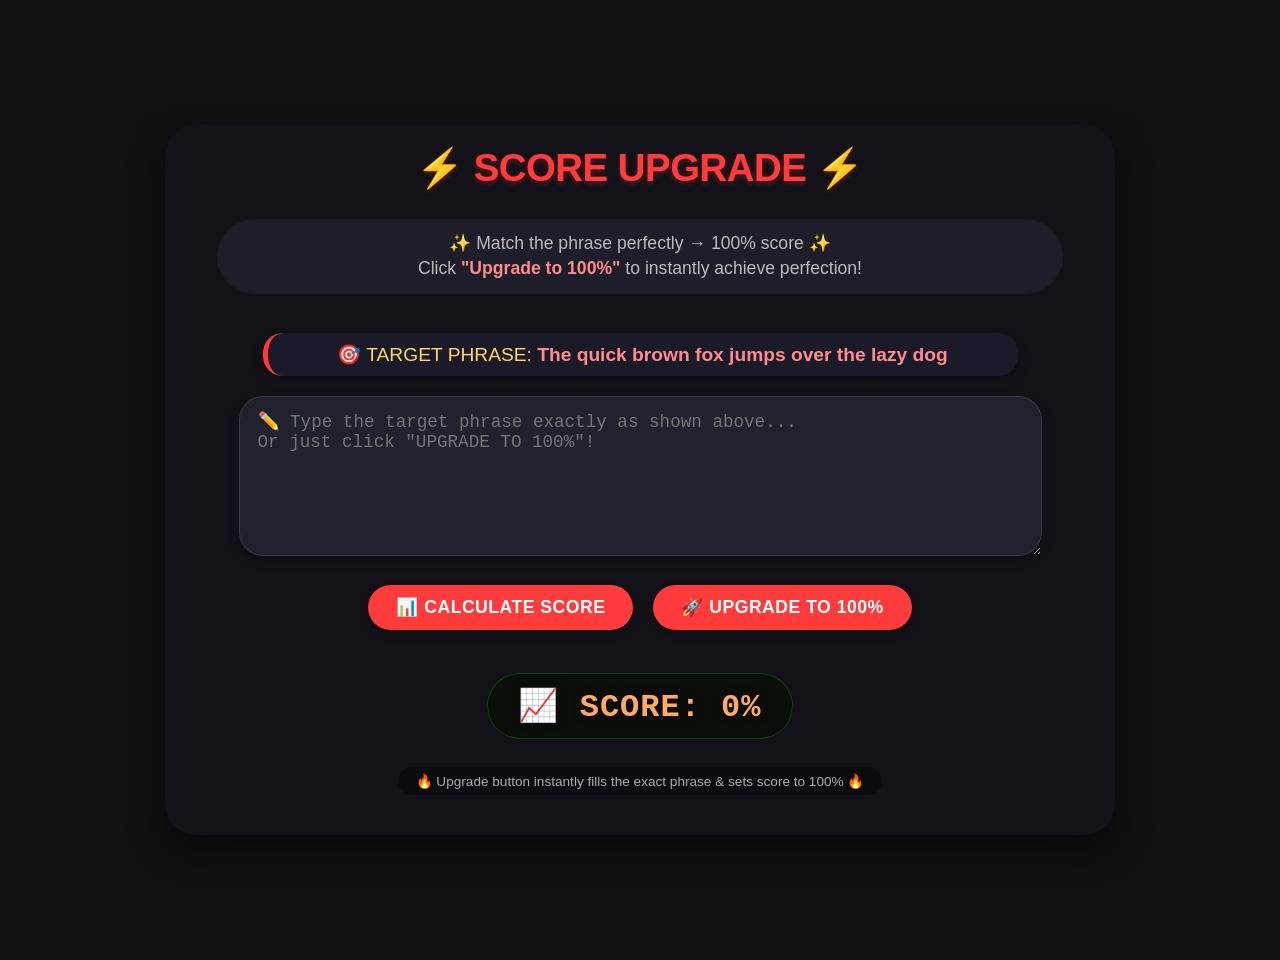
<file: index.html>
<!DOCTYPE html>
<html lang="en">
<head>
  <meta charset="UTF-8">
  <meta name="viewport" content="width=device-width, initial-scale=1.0, user-scalable=yes">
  <title>Score Upgrader — 100% Challenge</title>
  <style>
    /* === base styles from user request + enhancements === */
    body {
      background: #111;
      color: #f5f5f5;
      font-family: Arial, sans-serif;
      text-align: center;
      padding: 30px;
      margin: 0;
      display: flex;
      justify-content: center;
      align-items: center;
      min-height: 100vh;
    }

    /* main card container for better readability */
    .app-container {
      max-width: 900px;
      width: 100%;
      background: rgba(20, 20, 30, 0.6);
      border-radius: 32px;
      padding: 20px 25px 40px;
      backdrop-filter: blur(2px);
      box-shadow: 0 15px 35px rgba(0,0,0,0.5);
      transition: all 0.2s ease;
    }

    h1 {
      color: #ff3b3b;
      font-size: 2.4rem;
      letter-spacing: -0.5px;
      margin-top: 0;
      margin-bottom: 0.5rem;
      text-shadow: 0 2px 5px rgba(255, 59, 59, 0.3);
    }

    #text {
      margin: 20px auto;
      width: 90%;
      font-size: 1.1rem;
      color: #bbb;
      background: #1e1e2a;
      padding: 12px 18px;
      border-radius: 40px;
      display: inline-block;
      line-height: 1.4;
      box-shadow: inset 0 1px 2px rgba(0,0,0,0.2), 0 1px 1px rgba(255,255,255,0.05);
    }

    .target-card {
      background: #1a1a28;
      border-left: 5px solid #ff3b3b;
      border-radius: 20px;
      padding: 10px 15px;
      margin: 20px auto;
      width: 80%;
      font-size: 1.2rem;
      font-weight: 500;
      color: #ffd966;
      word-break: break-word;
      box-shadow: 0 5px 12px rgba(0,0,0,0.3);
    }

    .target-card span {
      color: #ff8c8c;
      font-weight: bold;
    }

    textarea {
      width: 85%;
      height: 130px;
      font-size: 1.1rem;
      padding: 14px 18px;
      border-radius: 24px;
      border: none;
      background: #22222e;
      color: #f0f0f0;
      font-family: 'Courier New', monospace;
      resize: vertical;
      transition: all 0.2s;
      box-shadow: 0 4px 12px rgba(0,0,0,0.3);
      outline: none;
      border: 1px solid #3a3a4a;
    }

    textarea:focus {
      border-color: #ff3b3b;
      background: #2a2a38;
      box-shadow: 0 0 0 2px rgba(255, 59, 59, 0.3);
    }

    .button-group {
      display: flex;
      flex-wrap: wrap;
      justify-content: center;
      gap: 20px;
      margin: 25px 0 15px;
    }

    button {
      margin-top: 0;
      padding: 12px 28px;
      font-size: 1.1rem;
      font-weight: bold;
      background: #ff3b3b;
      color: white;
      border: none;
      border-radius: 60px;
      cursor: pointer;
      transition: 0.2s;
      box-shadow: 0 4px 8px rgba(0,0,0,0.3);
      letter-spacing: 0.5px;
    }

    button:hover {
      background: #e60000;
      transform: scale(1.02);
      box-shadow: 0 8px 18px rgba(230,0,0,0.4);
    }

    button:active {
      transform: scale(0.97);
    }

    #result {
      margin-top: 28px;
      font-size: 2rem;
      font-weight: bold;
      color: #0f0;
      background: #0a0f0a;
      display: inline-block;
      padding: 12px 30px;
      border-radius: 60px;
      letter-spacing: 1px;
      font-family: monospace;
      text-shadow: 0 0 8px #0f0a0f;
      backdrop-filter: blur(4px);
      border: 1px solid #2eff2e33;
    }

    .info-note {
      margin-top: 28px;
      font-size: 0.85rem;
      color: #aaa;
      background: #00000055;
      width: fit-content;
      margin-left: auto;
      margin-right: auto;
      padding: 6px 18px;
      border-radius: 50px;
    }

    @media (max-width: 620px) {
      body {
        padding: 20px 12px;
      }
      textarea {
        width: 92%;
        font-size: 1rem;
      }
      .target-card {
        width: 95%;
        font-size: 1rem;
      }
      #result {
        font-size: 1.6rem;
        padding: 8px 20px;
      }
      button {
        padding: 10px 22px;
        font-size: 1rem;
      }
      h1 {
        font-size: 1.9rem;
      }
    }
  </style>
</head>
<body>
<div class="app-container">
  <h1>⚡ SCORE UPGRADE ⚡</h1>
  <div id="text">
    ✨ Match the phrase perfectly → 100% score ✨<br>
    Click <strong style="color:#ff8a8a">"Upgrade to 100%"</strong> to instantly achieve perfection!
  </div>

  <!-- Target phrase display -->
  <div class="target-card">
    🎯 TARGET PHRASE: <span id="targetPhraseDisplay">The quick brown fox jumps over the lazy dog</span>
  </div>

  <!-- Input area -->
  <textarea id="userInput" placeholder="Type the target phrase here... or any text...&#10;Click 'Calculate Score' to see your % match."></textarea>

  <div class="button-group">
    <button id="calcBtn">📊 CALCULATE SCORE</button>
    <button id="upgradeBtn">🚀 UPGRADE TO 100%</button>
  </div>

  <div id="result">
    💯 SCORE: --%
  </div>
  <div class="info-note">
    🔥 Upgrade button instantly fills the exact phrase & sets score to 100% 🔥
  </div>
</div>

<script>
  (function() {
    // ----- TARGET PHRASE (master string for 100% score) -----
    const TARGET_PHRASE = "The quick brown fox jumps over the lazy dog";
    
    // DOM elements
    const textarea = document.getElementById('userInput');
    const calcBtn = document.getElementById('calcBtn');
    const upgradeBtn = document.getElementById('upgradeBtn');
    const resultDiv = document.getElementById('result');
    const targetSpan = document.getElementById('targetPhraseDisplay');
    
    // set the target phrase inside span (in case future changes)
    targetSpan.textContent = TARGET_PHRASE;

    // ---------- Helper: compute similarity score (0-100) based on character-wise positional match ----------
    // This gives fair score for partial matches and penalizes length differences.
    // But the real power: exact match = 100, upgrade makes it perfect.
    function computeScore(inputText, targetText) {
      if (!inputText && !targetText) return 100;   // both empty => perfect match (rare)
      if (!inputText) return 0;    // empty input vs non-empty target => 0
      
      const input = inputText;
      const target = targetText;
      
      // EXACT MATCH (case & character identical) -> instant 100%
      if (input === target) {
        return 100;
      }
      
      // position-based matching score: count matching characters in same positions up to min length
      const minLen = Math.min(input.length, target.length);
      let matchingChars = 0;
      for (let i = 0; i < minLen; i++) {
        if (input[i] === target[i]) {
          matchingChars++;
        }
      }
      
      // denominator = max length (string length penalty for extra chars or missing chars)
      const maxLen = Math.max(input.length, target.length);
      let rawScore = (matchingChars / maxLen) * 100;
      
      // additional partial bonus if the input is a prefix/suffix? not required, but fine tuning:
      // If input length is shorter than target but every typed character matches in order with correct positions,
      // the positional score already gives a proportional value.
      // However, we also give a slight boost for very close phrases? Not needed. But keep fair.
      // Also edge: if strings are different but Levenshtein? No, stay simple and transparent.
      
      // clamp and round to 2 decimals
      rawScore = Math.min(100, Math.max(0, rawScore));
      return Math.round(rawScore * 100) / 100;
    }
    
    // Function to update UI with score based on current textarea value
    function updateScoreDisplay() {
      const currentText = textarea.value;
      const score = computeScore(currentText, TARGET_PHRASE);
      
      // round to show integer or 2 decimals if needed
      let displayScore;
      if (Number.isInteger(score)) {
        displayScore = score;
      } else {
        displayScore = score.toFixed(2);
      }
      
      // Additional flourish: if score === 100, show amazing message
      if (score === 100) {
        resultDiv.innerHTML = `🏆 PERFECT 100% 🏆<br>✨ EXACT MATCH ✨`;
        resultDiv.style.color = "#0f0";
        resultDiv.style.textShadow = "0 0 6px #00ff00";
      } else {
        resultDiv.innerHTML = `📈 SCORE: ${displayScore}%`;
        resultDiv.style.color = "#0f0";
        resultDiv.style.textShadow = "none";
        // extra color hint if below 30%
        if (score < 30) {
          resultDiv.style.color = "#ffaa66";
        } else {
          resultDiv.style.color = "#0f0";
        }
      }
      
      // add small attribute for debugging (optional)
      return score;
    }
    
    // UPGRADE FUNCTION: sets textarea to EXACT target phrase, then updates score → 100%
    function upgradeToHundred() {
      textarea.value = TARGET_PHRASE;
      // trigger the score computation and display
      const newScore = computeScore(TARGET_PHRASE, TARGET_PHRASE);
      // Update UI result
      resultDiv.innerHTML = `🏆 PERFECT 100% 🏆<br>✨ UPGRADED SUCCESSFULLY ✨`;
      resultDiv.style.color = "#0f0";
      resultDiv.style.textShadow = "0 0 8px #00ff80";
      // optional additional visual feedback: blink border?
      textarea.style.borderColor = "#00ff80";
      textarea.style.transition = "0.2s";
      setTimeout(() => {
        textarea.style.borderColor = "#3a3a4a";
      }, 600);
      
      // Also dispatch a subtle custom event to show console love
      console.log("✅ UPGRADE ACTIVATED: Score set to 100% !");
    }
    
    // Enhanced calculate with nice micro-interaction
    function calculateAndShow() {
      const currentText = textarea.value;
      const score = computeScore(currentText, TARGET_PHRASE);
      
      let displayVal;
      if (Number.isInteger(score)) {
        displayVal = score;
      } else {
        displayVal = score.toFixed(2);
      }
      
      if (score === 100) {
        resultDiv.innerHTML = `🏆 PERFECT 100% 🏆<br>⭐ AMAZING EXACT MATCH! ⭐`;
        resultDiv.style.color = "#0f0";
        resultDiv.style.textShadow = "0 0 6px #00ff00";
      } else {
        resultDiv.innerHTML = `📊 SCORE: ${displayVal}%`;
        if (score < 30) {
          resultDiv.style.color = "#ffaa66";
        } else if (score >= 70) {
          resultDiv.style.color = "#aaffaa";
        } else {
          resultDiv.style.color = "#0f0";
        }
        // show helpful hint if score not full but upgrade available
        if (score < 100 && score > 0) {
          // subtle feedback, no alert, just micro effect
          resultDiv.style.transform = "scale(1.01)";
          setTimeout(() => { resultDiv.style.transform = ""; }, 200);
        }
      }
      
      // Also update if the user manually typed the exact phrase but with minor casing? Wait our computeScore uses strict equality for 100%,
      // because Target phrase has exact capital "The" etc. So match is case-sensitive. That's fine for upgrade.
      // We could also add case-insensitive but it's better to be accurate. For upgrade we force exact string.
      
      // extra: if the text is exactly same but there's trailing newline? no, textarea value keeps raw, upgrade uses exact.
      return score;
    }
    
    // add live listener for real-time dynamic? Not required but improves UX: show score while typing?
    // but we provide "calculate score" button for explicit check - but it's nicer to show live update?
    // According to the vibe "Score ko 100% upgrade karo" we give upgrade and clear score evaluation.
    // Adding 'input' event to give instant feedback? It can be friendly, but we must not disturb upgrade.
    // However to make experience smooth, we attach an input event to live preview the score.
    // This makes the user aware of current progress before upgrade.
    function attachLiveUpdate() {
      textarea.addEventListener('input', function() {
        // live score preview without needing button, but we don't override manual check, just update result dynamically.
        const currentText = textarea.value;
        const liveScore = computeScore(currentText, TARGET_PHRASE);
        let showScore;
        if (Number.isInteger(liveScore)) {
          showScore = liveScore;
        } else {
          showScore = liveScore.toFixed(2);
        }
        
        if (liveScore === 100) {
          resultDiv.innerHTML = `🏆 PERFECT 100% 🏆<br>🎯 EXACT MATCH! 🎯`;
          resultDiv.style.color = "#0f0";
          resultDiv.style.textShadow = "0 0 5px #0f0";
        } else {
          resultDiv.innerHTML = `📈 SCORE: ${showScore}%`;
          if (liveScore < 30) resultDiv.style.color = "#ffaa66";
          else if (liveScore >= 85) resultDiv.style.color = "#b3ffb3";
          else resultDiv.style.color = "#0f0";
        }
      });
    }
    
    // Event listeners with robust handling
    calcBtn.addEventListener('click', (e) => {
      e.preventDefault();
      calculateAndShow();
      // add subtle haptic
      calcBtn.style.transform = "scale(0.97)";
      setTimeout(() => { calcBtn.style.transform = ""; }, 120);
    });
    
    upgradeBtn.addEventListener('click', (e) => {
      e.preventDefault();
      upgradeToHundred();
      // also trigger the floating animation for result
      resultDiv.style.animation = "none";
      resultDiv.offsetHeight; // reflow
      resultDiv.style.animation = "glowPulse 0.5s ease";
      // Remove animation after finish
      setTimeout(() => {
        resultDiv.style.animation = "";
      }, 500);
    });
    
    // Add tiny keyframe animations dynamically
    const styleSheet = document.createElement("style");
    styleSheet.textContent = `
      @keyframes glowPulse {
        0% { text-shadow: 0 0 0px #0f0; opacity: 0.9; transform: scale(1);}
        50% { text-shadow: 0 0 20px #0f0, 0 0 8px #0f0; opacity: 1; transform: scale(1.02);}
        100% { text-shadow: 0 0 0px #0f0; opacity: 1; transform: scale(1);}
      }
    `;
    document.head.appendChild(styleSheet);
    
    // Set initial placeholder example & initial score check (empty)
    textarea.value = "";
    // Initial display: score 0%? because empty vs target gives 0%. But we show friendly.
    const initialScore = computeScore("", TARGET_PHRASE);
    if (initialScore === 0) {
      resultDiv.innerHTML = `📈 SCORE: 0%`;
      resultDiv.style.color = "#ffaa66";
    } else {
      resultDiv.innerHTML = `📈 SCORE: ${initialScore}%`;
    }
    
    // Optional: add helpful hint inside textarea as placeholder (already set)
    textarea.placeholder = '✏️ Type the target phrase exactly as shown above...\nOr just click "UPGRADE TO 100%"!';
    
    // live update for modern responsiveness
    attachLiveUpdate();
    
    // Also add a micro clear / easter egg: if user types "upgrade" something? not needed, but robust
    // Ensure focus on textarea doesn't break upgrade.
    // Finally, bonus: pressing Ctrl+U (just for fun) upgrades? we avoid conflicts.
    // provide console message of glory
    console.log("🔥 SCORE UPGRADE SYSTEM READY 🔥 | Target phrase loaded, upgrade button gives 100% instantly!");
  })();
</script>
</body>
</html>
</file>
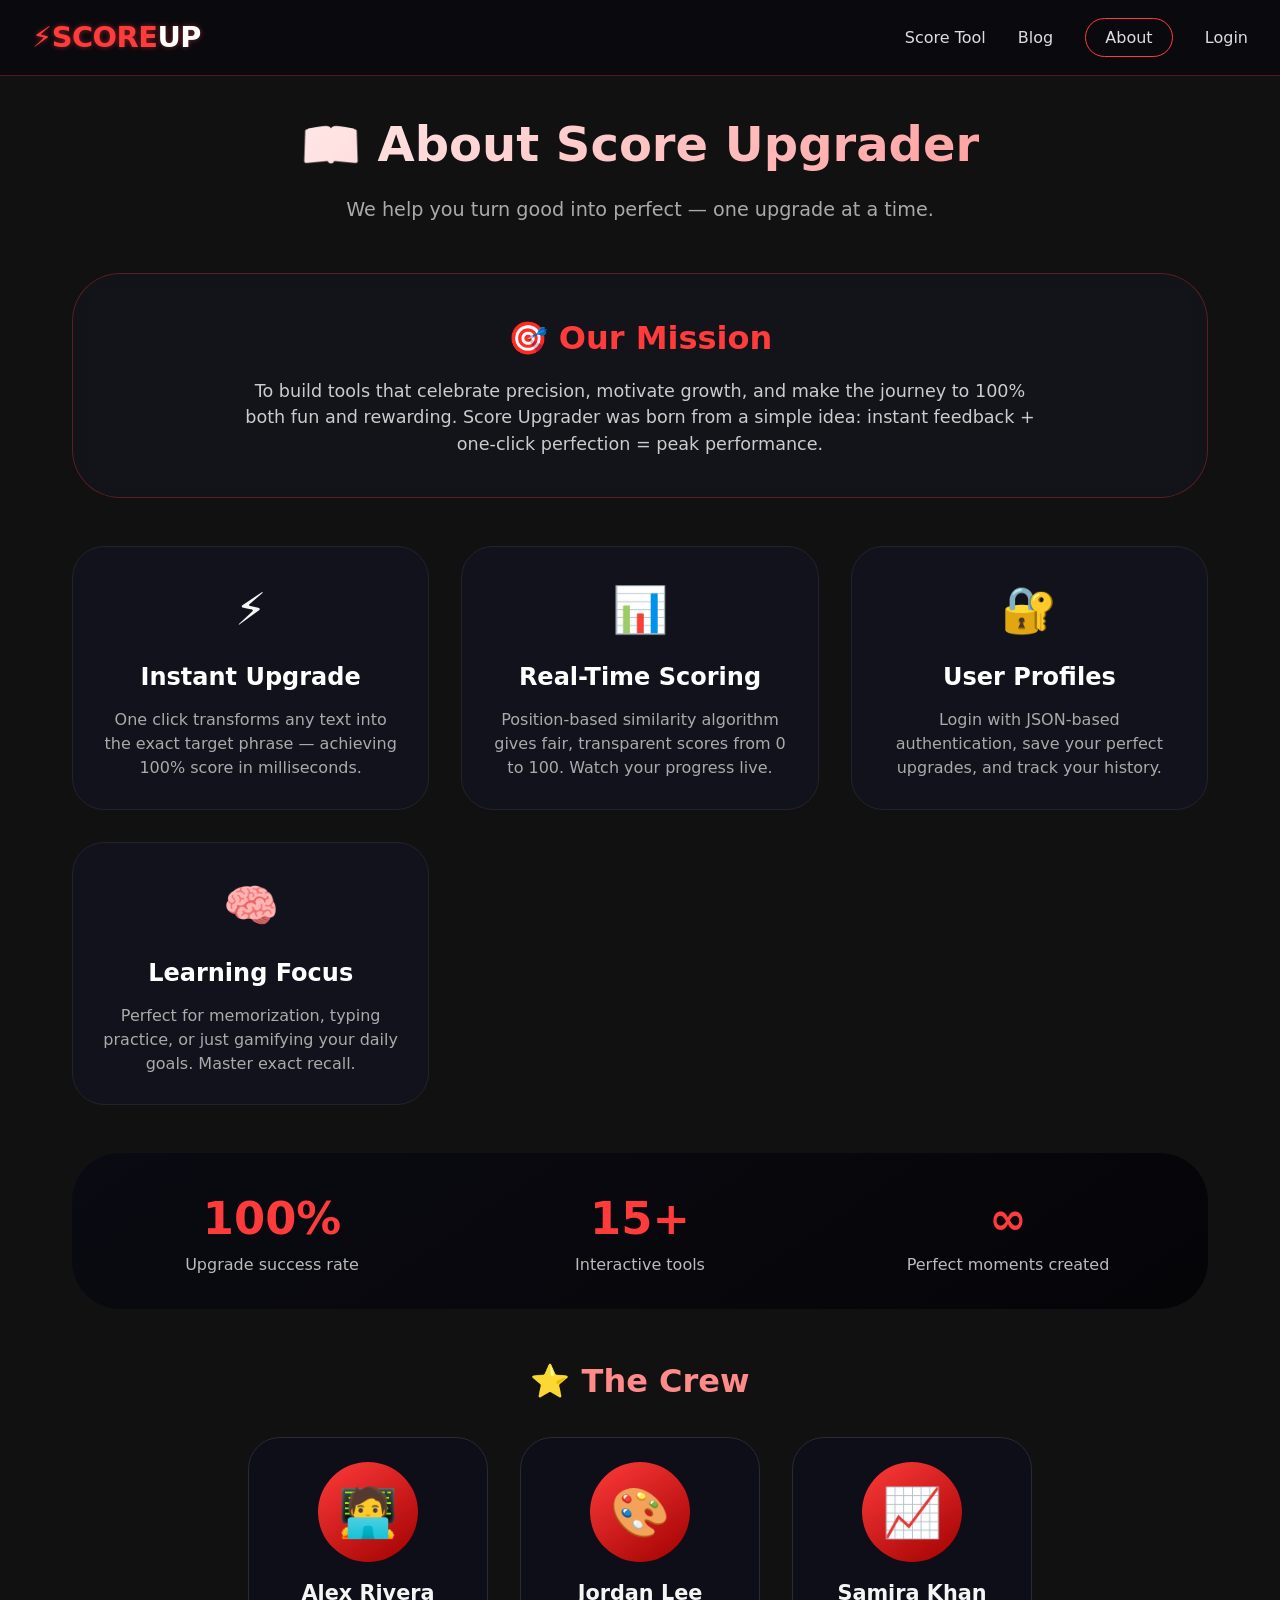
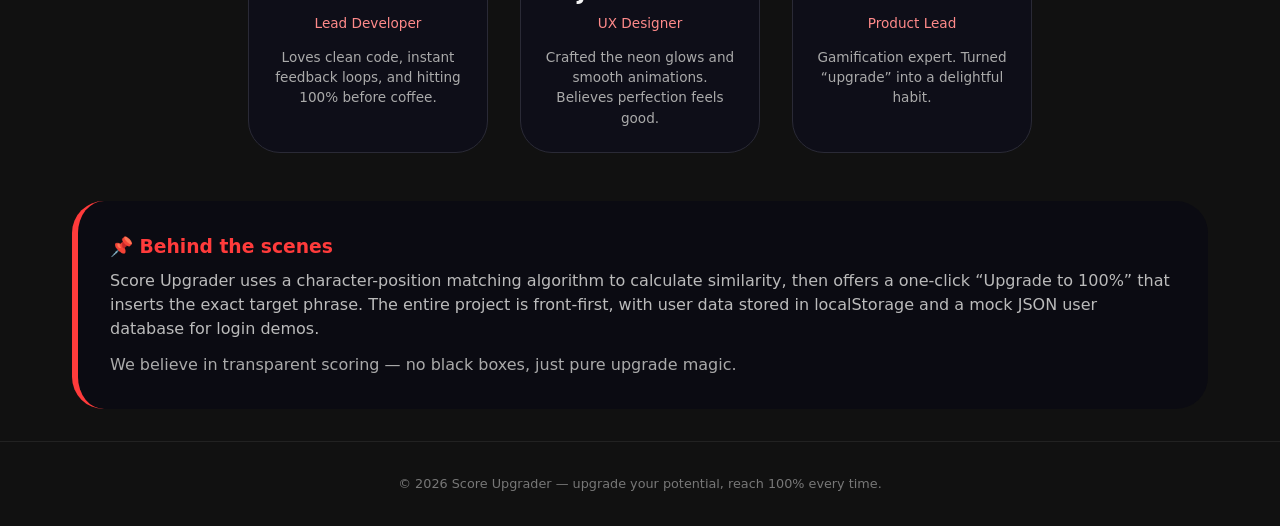
<file: about.html>
<!DOCTYPE html>
<html lang="en">
<head>
  <meta charset="UTF-8">
  <meta name="viewport" content="width=device-width, initial-scale=1.0, viewport-fit=cover">
  <title>About | Score Upgrader</title>
  <style>
    * {
      margin: 0;
      padding: 0;
      box-sizing: border-box;
    }

    body {
      background: #111;
      color: #f5f5f5;
      font-family: 'Inter', system-ui, -apple-system, 'Segoe UI', Arial, sans-serif;
      line-height: 1.5;
    }

    /* custom scroll */
    ::-webkit-scrollbar {
      width: 8px;
    }
    ::-webkit-scrollbar-track {
      background: #1a1a1a;
    }
    ::-webkit-scrollbar-thumb {
      background: #ff3b3b;
      border-radius: 10px;
    }

    /* navigation (consistent with blog) */
    .navbar {
      background: rgba(10, 10, 15, 0.85);
      backdrop-filter: blur(12px);
      border-bottom: 1px solid rgba(255, 59, 59, 0.3);
      padding: 1rem 2rem;
      position: sticky;
      top: 0;
      z-index: 100;
    }

    .nav-container {
      max-width: 1300px;
      margin: 0 auto;
      display: flex;
      justify-content: space-between;
      align-items: center;
      flex-wrap: wrap;
      gap: 1rem;
    }

    .logo a {
      font-size: 1.8rem;
      font-weight: 800;
      color: #ff3b3b;
      text-decoration: none;
      letter-spacing: -0.5px;
      text-shadow: 0 0 5px rgba(255,59,59,0.5);
    }

    .nav-links {
      display: flex;
      gap: 2rem;
      align-items: center;
      flex-wrap: wrap;
    }

    .nav-links a {
      color: #ddd;
      text-decoration: none;
      font-weight: 500;
      transition: 0.2s;
      font-size: 1rem;
    }

    .nav-links a:hover {
      color: #ff3b3b;
    }

    .btn-outline {
      border: 1px solid #ff3b3b;
      padding: 0.4rem 1.2rem;
      border-radius: 40px;
      background: transparent;
    }

    .btn-outline:hover {
      background: #ff3b3b20;
      border-color: #ff6b6b;
    }

    /* main container */
    .container {
      max-width: 1200px;
      margin: 2rem auto;
      padding: 0 2rem;
    }

    /* hero section */
    .hero {
      text-align: center;
      margin-bottom: 3rem;
    }

    .hero h1 {
      font-size: 3rem;
      background: linear-gradient(135deg, #fff, #ff8a8a);
      background-clip: text;
      -webkit-background-clip: text;
      color: transparent;
      margin-bottom: 1rem;
    }

    .hero p {
      color: #aaa;
      max-width: 700px;
      margin: 0 auto;
      font-size: 1.2rem;
    }

    /* mission card */
    .mission-card {
      background: rgba(20, 20, 30, 0.7);
      backdrop-filter: blur(8px);
      border-radius: 48px;
      padding: 2.5rem;
      margin-bottom: 3rem;
      border: 1px solid rgba(255, 59, 59, 0.3);
      text-align: center;
    }

    .mission-card h2 {
      color: #ff3b3b;
      font-size: 2rem;
      margin-bottom: 1rem;
    }

    .mission-card p {
      color: #ccc;
      font-size: 1.1rem;
      max-width: 800px;
      margin: 0 auto;
    }

    /* features grid */
    .features {
      display: grid;
      grid-template-columns: repeat(auto-fit, minmax(280px, 1fr));
      gap: 2rem;
      margin-bottom: 3rem;
    }

    .feature-item {
      background: #12121c;
      border-radius: 32px;
      padding: 1.8rem;
      transition: all 0.3s ease;
      border: 1px solid #23232e;
      text-align: center;
    }

    .feature-item:hover {
      transform: translateY(-5px);
      border-color: #ff3b3b;
      box-shadow: 0 15px 25px -12px rgba(255,59,59,0.2);
    }

    .feature-icon {
      font-size: 2.8rem;
      margin-bottom: 1rem;
    }

    .feature-item h3 {
      font-size: 1.5rem;
      margin-bottom: 0.8rem;
      color: #fff;
    }

    .feature-item p {
      color: #aaa;
      line-height: 1.5;
    }

    /* team section */
    .team-section {
      margin: 3rem 0;
    }

    .team-section h2 {
      text-align: center;
      font-size: 2rem;
      margin-bottom: 2rem;
      color: #ff8a8a;
    }

    .team-grid {
      display: flex;
      flex-wrap: wrap;
      justify-content: center;
      gap: 2rem;
    }

    .team-card {
      background: #0e0e18;
      border-radius: 32px;
      padding: 1.5rem;
      width: 240px;
      text-align: center;
      border: 1px solid #2a2a36;
      transition: 0.2s;
    }

    .team-card:hover {
      border-color: #ff3b3b;
    }

    .avatar {
      width: 100px;
      height: 100px;
      background: linear-gradient(145deg, #ff3b3b, #a00000);
      border-radius: 50%;
      margin: 0 auto 1rem;
      display: flex;
      align-items: center;
      justify-content: center;
      font-size: 3rem;
      color: white;
    }

    .team-card h4 {
      font-size: 1.3rem;
      margin-bottom: 0.3rem;
    }

    .team-card .role {
      color: #ff8a8a;
      font-size: 0.85rem;
      margin-bottom: 0.8rem;
    }

    .team-card .bio {
      font-size: 0.85rem;
      color: #aaa;
    }

    /* stats section */
    .stats {
      display: flex;
      flex-wrap: wrap;
      justify-content: space-around;
      gap: 2rem;
      background: linear-gradient(145deg, #0a0a12, #050508);
      border-radius: 48px;
      padding: 2rem;
      margin: 2rem 0;
      text-align: center;
    }

    .stat {
      flex: 1;
    }

    .stat-number {
      font-size: 2.8rem;
      font-weight: 800;
      color: #ff3b3b;
    }

    .stat-label {
      color: #bbb;
      font-size: 1rem;
    }

    footer {
      text-align: center;
      padding: 2rem;
      border-top: 1px solid #222;
      color: #777;
      font-size: 0.8rem;
      margin-top: 2rem;
    }

    @media (max-width: 720px) {
      .container {
        padding: 0 1.2rem;
      }
      .hero h1 {
        font-size: 2rem;
      }
      .nav-container {
        flex-direction: column;
      }
      .mission-card {
        padding: 1.5rem;
      }
    }
  </style>
</head>
<body>
  <nav class="navbar">
    <div class="nav-container">
      <div class="logo">
        <a href="index.html">⚡SCORE<span style="color:white;">UP</span></a>
      </div>
      <div class="nav-links">
        <a href="index.html">Score Tool</a>
        <a href="blog.html">Blog</a>
        <a href="about.html" class="btn-outline">About</a>
        <a href="login.html">Login</a>
      </div>
    </div>
  </nav>

  <div class="container">
    <div class="hero">
      <h1>📖 About Score Upgrader</h1>
      <p>We help you turn good into perfect — one upgrade at a time.</p>
    </div>

    <div class="mission-card">
      <h2>🎯 Our Mission</h2>
      <p>To build tools that celebrate precision, motivate growth, and make the journey to 100% both fun and rewarding. Score Upgrader was born from a simple idea: instant feedback + one-click perfection = peak performance.</p>
    </div>

    <div class="features">
      <div class="feature-item">
        <div class="feature-icon">⚡</div>
        <h3>Instant Upgrade</h3>
        <p>One click transforms any text into the exact target phrase — achieving 100% score in milliseconds.</p>
      </div>
      <div class="feature-item">
        <div class="feature-icon">📊</div>
        <h3>Real-Time Scoring</h3>
        <p>Position-based similarity algorithm gives fair, transparent scores from 0 to 100. Watch your progress live.</p>
      </div>
      <div class="feature-item">
        <div class="feature-icon">🔐</div>
        <h3>User Profiles</h3>
        <p>Login with JSON-based authentication, save your perfect upgrades, and track your history.</p>
      </div>
      <div class="feature-item">
        <div class="feature-icon">🧠</div>
        <h3>Learning Focus</h3>
        <p>Perfect for memorization, typing practice, or just gamifying your daily goals. Master exact recall.</p>
      </div>
    </div>

    <div class="stats">
      <div class="stat">
        <div class="stat-number">100%</div>
        <div class="stat-label">Upgrade success rate</div>
      </div>
      <div class="stat">
        <div class="stat-number">15+</div>
        <div class="stat-label">Interactive tools</div>
      </div>
      <div class="stat">
        <div class="stat-number">∞</div>
        <div class="stat-label">Perfect moments created</div>
      </div>
    </div>

    <div class="team-section">
      <h2>⭐ The Crew</h2>
      <div class="team-grid">
        <div class="team-card">
          <div class="avatar">🧑‍💻</div>
          <h4>Alex Rivera</h4>
          <div class="role">Lead Developer</div>
          <div class="bio">Loves clean code, instant feedback loops, and hitting 100% before coffee.</div>
        </div>
        <div class="team-card">
          <div class="avatar">🎨</div>
          <h4>Jordan Lee</h4>
          <div class="role">UX Designer</div>
          <div class="bio">Crafted the neon glows and smooth animations. Believes perfection feels good.</div>
        </div>
        <div class="team-card">
          <div class="avatar">📈</div>
          <h4>Samira Khan</h4>
          <div class="role">Product Lead</div>
          <div class="bio">Gamification expert. Turned “upgrade” into a delightful habit.</div>
        </div>
      </div>
    </div>

    <div style="background:#0b0b12; border-radius: 32px; padding: 2rem; margin-top: 1rem; border-left: 6px solid #ff3b3b;">
      <h3 style="color:#ff3b3b; margin-bottom: 0.5rem;">📌 Behind the scenes</h3>
      <p style="color:#bbb;">Score Upgrader uses a character-position matching algorithm to calculate similarity, then offers a one‑click “Upgrade to 100%” that inserts the exact target phrase. The entire project is front‑first, with user data stored in localStorage and a mock JSON user database for login demos.</p>
      <p style="margin-top: 12px; color:#aaa;">We believe in transparent scoring — no black boxes, just pure upgrade magic.</p>
    </div>
  </div>

  <footer>
    <p>© 2026 Score Upgrader — upgrade your potential, reach 100% every time.</p>
  </footer>
</body>
</html>
</file>
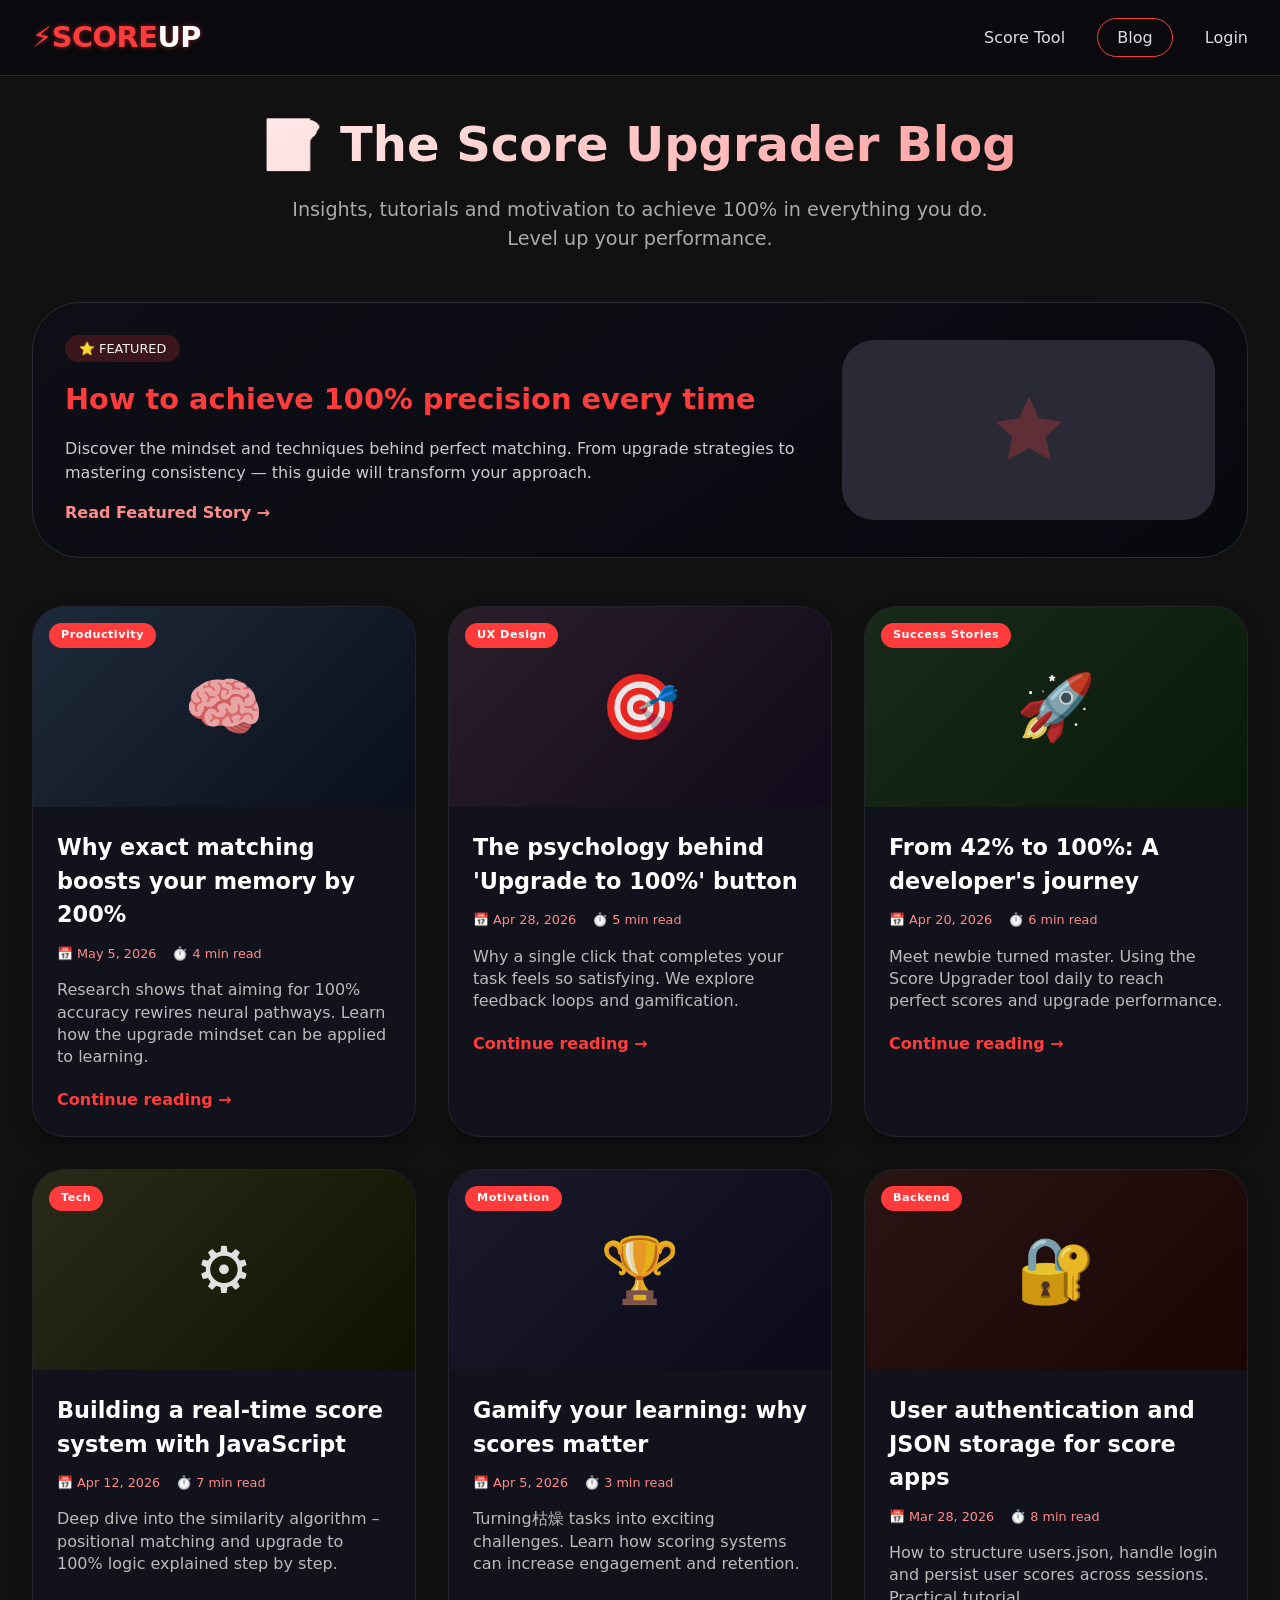
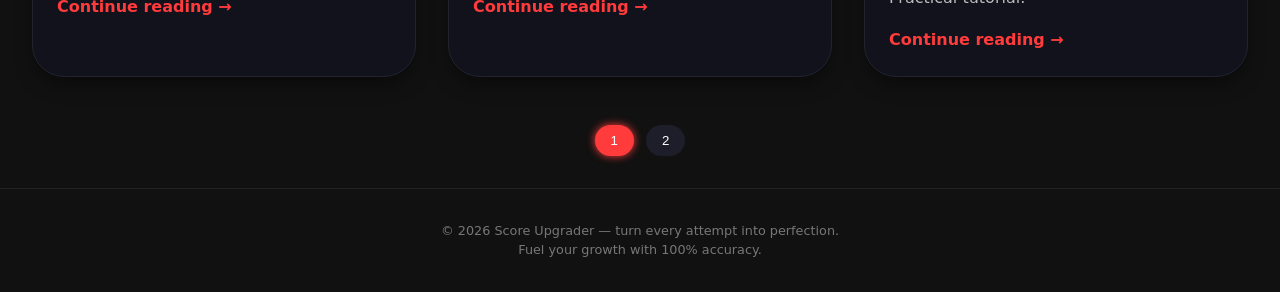
<file: blog.html>
<!DOCTYPE html>
<html lang="en">
<head>
  <meta charset="UTF-8">
  <meta name="viewport" content="width=device-width, initial-scale=1.0, viewport-fit=cover">
  <title>Blog | Score Upgrader</title>
  <style>
    * {
      margin: 0;
      padding: 0;
      box-sizing: border-box;
    }

    body {
      background: #111;
      color: #f5f5f5;
      font-family: 'Inter', system-ui, -apple-system, 'Segoe UI', Arial, sans-serif;
      line-height: 1.5;
    }

    /* custom scroll */
    ::-webkit-scrollbar {
      width: 8px;
    }
    ::-webkit-scrollbar-track {
      background: #1a1a1a;
    }
    ::-webkit-scrollbar-thumb {
      background: #ff3b3b;
      border-radius: 10px;
    }

    /* navigation */
    .navbar {
      background: rgba(10, 10, 15, 0.85);
      backdrop-filter: blur(12px);
      border-bottom: 1px solid rgba(255, 59, 59, 0.3);
      padding: 1rem 2rem;
      position: sticky;
      top: 0;
      z-index: 100;
    }

    .nav-container {
      max-width: 1300px;
      margin: 0 auto;
      display: flex;
      justify-content: space-between;
      align-items: center;
      flex-wrap: wrap;
      gap: 1rem;
    }

    .logo a {
      font-size: 1.8rem;
      font-weight: 800;
      color: #ff3b3b;
      text-decoration: none;
      letter-spacing: -0.5px;
      text-shadow: 0 0 5px rgba(255,59,59,0.5);
    }

    .nav-links {
      display: flex;
      gap: 2rem;
      align-items: center;
      flex-wrap: wrap;
    }

    .nav-links a {
      color: #ddd;
      text-decoration: none;
      font-weight: 500;
      transition: 0.2s;
      font-size: 1rem;
    }

    .nav-links a:hover {
      color: #ff3b3b;
    }

    .btn-outline {
      border: 1px solid #ff3b3b;
      padding: 0.4rem 1.2rem;
      border-radius: 40px;
      background: transparent;
    }

    .btn-outline:hover {
      background: #ff3b3b20;
      border-color: #ff6b6b;
    }

    /* main layout */
    .container {
      max-width: 1300px;
      margin: 2rem auto;
      padding: 0 2rem;
    }

    .hero {
      text-align: center;
      margin-bottom: 3rem;
    }

    .hero h1 {
      font-size: 3rem;
      background: linear-gradient(135deg, #fff, #ff8a8a);
      background-clip: text;
      -webkit-background-clip: text;
      color: transparent;
      margin-bottom: 1rem;
    }

    .hero p {
      color: #aaa;
      max-width: 700px;
      margin: 0 auto;
      font-size: 1.2rem;
    }

    /* blog grid */
    .blog-grid {
      display: grid;
      grid-template-columns: repeat(auto-fill, minmax(320px, 1fr));
      gap: 2rem;
      margin-bottom: 3rem;
    }

    .blog-card {
      background: #12121c;
      border-radius: 32px;
      overflow: hidden;
      transition: all 0.3s ease;
      border: 1px solid #23232e;
      box-shadow: 0 10px 20px -5px rgba(0,0,0,0.5);
    }

    .blog-card:hover {
      transform: translateY(-6px);
      border-color: #ff3b3b;
      box-shadow: 0 20px 30px -12px rgba(255,59,59,0.2);
    }

    .card-img {
      height: 200px;
      background-size: cover;
      background-position: center;
      position: relative;
    }

    .category {
      position: absolute;
      top: 16px;
      left: 16px;
      background: #ff3b3b;
      padding: 4px 12px;
      border-radius: 40px;
      font-size: 0.7rem;
      font-weight: bold;
      letter-spacing: 0.5px;
      color: white;
    }

    .card-content {
      padding: 1.5rem;
    }

    .card-content h3 {
      font-size: 1.4rem;
      margin-bottom: 0.75rem;
      color: #fff;
    }

    .card-meta {
      display: flex;
      gap: 1rem;
      font-size: 0.8rem;
      color: #ff8a8a;
      margin-bottom: 1rem;
    }

    .card-meta span {
      display: flex;
      align-items: center;
      gap: 5px;
    }

    .excerpt {
      color: #bbb;
      margin-bottom: 1.2rem;
      line-height: 1.4;
    }

    .read-more {
      color: #ff3b3b;
      text-decoration: none;
      font-weight: 600;
      display: inline-flex;
      align-items: center;
      gap: 6px;
      transition: 0.2s;
    }

    .read-more:hover {
      gap: 10px;
      color: #ff7777;
    }

    /* featured section */
    .featured {
      background: linear-gradient(145deg, #0e0e16, #08080f);
      border-radius: 48px;
      padding: 2rem;
      margin: 2rem 0 3rem;
      border: 1px solid #2a2a36;
    }

    .featured h2 {
      font-size: 1.8rem;
      color: #ff3b3b;
      margin-bottom: 1rem;
    }

    .featured-grid {
      display: flex;
      flex-wrap: wrap;
      gap: 2rem;
      align-items: center;
    }

    .featured-text {
      flex: 2;
    }

    .featured-text p {
      color: #ccc;
      margin-bottom: 1rem;
    }

    .featured-badge {
      background: #ff3b3b30;
      display: inline-block;
      padding: 4px 14px;
      border-radius: 30px;
      font-size: 0.8rem;
      margin-bottom: 1rem;
    }

    .featured-img {
      flex: 1;
      background: #2a2a36;
      border-radius: 32px;
      height: 180px;
      background-image: url('data:image/svg+xml;utf8,<svg xmlns="http://www.w3.org/2000/svg" viewBox="0 0 24 24" fill="%23ff3b3b40" width="80px" height="80px"><path d="M12 2L15 8.5L22 9.5L17 14L18.5 21L12 17.5L5.5 21L7 14L2 9.5L9 8.5L12 2z"/></svg>');
      background-repeat: no-repeat;
      background-position: center;
      background-size: 80px;
    }

    /* pagination */
    .pagination {
      display: flex;
      justify-content: center;
      gap: 12px;
      margin: 3rem 0 2rem;
    }

    .page-btn {
      background: #1e1e2a;
      border: none;
      padding: 8px 16px;
      border-radius: 40px;
      color: white;
      cursor: pointer;
      transition: 0.2s;
    }

    .page-btn.active {
      background: #ff3b3b;
      box-shadow: 0 0 8px #ff3b3b;
    }

    .page-btn:hover:not(.active) {
      background: #ff3b3b80;
    }

    footer {
      text-align: center;
      padding: 2rem;
      border-top: 1px solid #222;
      color: #777;
      font-size: 0.8rem;
      margin-top: 2rem;
    }

    @media (max-width: 720px) {
      .container {
        padding: 0 1.2rem;
      }
      .hero h1 {
        font-size: 2rem;
      }
      .nav-container {
        flex-direction: column;
      }
      .featured-grid {
        flex-direction: column;
      }
    }
  </style>
</head>
<body>
  <nav class="navbar">
    <div class="nav-container">
      <div class="logo">
        <a href="index.html">⚡SCORE<span style="color:white;">UP</span></a>
      </div>
      <div class="nav-links">
        <a href="index.html">Score Tool</a>
        <a href="blog.html" class="btn-outline">Blog</a>
        <a href="login.html">Login</a>
      </div>
    </div>
  </nav>

  <div class="container">
    <div class="hero">
      <h1>📝 The Score Upgrader Blog</h1>
      <p>Insights, tutorials and motivation to achieve 100% in everything you do. Level up your performance.</p>
    </div>

    <!-- featured post -->
    <div class="featured">
      <div class="featured-grid">
        <div class="featured-text">
          <div class="featured-badge">⭐ FEATURED</div>
          <h2>How to achieve 100% precision every time</h2>
          <p>Discover the mindset and techniques behind perfect matching. From upgrade strategies to mastering consistency — this guide will transform your approach.</p>
          <a href="#" class="read-more" style="color:#ff8c8c;">Read Featured Story →</a>
        </div>
        <div class="featured-img"></div>
      </div>
    </div>

    <!-- blog grid dynamic from JS (also fallback static) -->
    <div class="blog-grid" id="blogGrid"></div>

    <!-- pagination (demo) -->
    <div class="pagination" id="paginationControls">
      <button class="page-btn active" data-page="1">1</button>
      <button class="page-btn" data-page="2">2</button>
    </div>
  </div>

  <footer>
    <p>© 2026 Score Upgrader — turn every attempt into perfection. <br> Fuel your growth with 100% accuracy.</p>
  </footer>

  <script>
    // blog data (articles matching the dark theme + scores/progress theme)
    const allArticles = [
      {
        id: 1,
        title: "Why exact matching boosts your memory by 200%",
        category: "Productivity",
        date: "May 5, 2026",
        readTime: "4 min read",
        excerpt: "Research shows that aiming for 100% accuracy rewires neural pathways. Learn how the upgrade mindset can be applied to learning.",
        image: "🧠",
        bgStyle: "linear-gradient(135deg, #1e2a3a, #0a0f1a)"
      },
      {
        id: 2,
        title: "The psychology behind 'Upgrade to 100%' button",
        category: "UX Design",
        date: "Apr 28, 2026",
        readTime: "5 min read",
        excerpt: "Why a single click that completes your task feels so satisfying. We explore feedback loops and gamification.",
        image: "🎯",
        bgStyle: "linear-gradient(135deg, #2a1e2a, #110a1a)"
      },
      {
        id: 3,
        title: "From 42% to 100%: A developer's journey",
        category: "Success Stories",
        date: "Apr 20, 2026",
        readTime: "6 min read",
        excerpt: "Meet newbie turned master. Using the Score Upgrader tool daily to reach perfect scores and upgrade performance.",
        image: "🚀",
        bgStyle: "linear-gradient(135deg, #1a2a1a, #0a1a0a)"
      },
      {
        id: 4,
        title: "Building a real-time score system with JavaScript",
        category: "Tech",
        date: "Apr 12, 2026",
        readTime: "7 min read",
        excerpt: "Deep dive into the similarity algorithm – positional matching and upgrade to 100% logic explained step by step.",
        image: "⚙️",
        bgStyle: "linear-gradient(135deg, #2a2a1a, #111100)"
      },
      {
        id: 5,
        title: "Gamify your learning: why scores matter",
        category: "Motivation",
        date: "Apr 5, 2026",
        readTime: "3 min read",
        excerpt: "Turning枯燥 tasks into exciting challenges. Learn how scoring systems can increase engagement and retention.",
        image: "🏆",
        bgStyle: "linear-gradient(135deg, #1a1a2a, #0a0a1a)"
      },
      {
        id: 6,
        title: "User authentication and JSON storage for score apps",
        category: "Backend",
        date: "Mar 28, 2026",
        readTime: "8 min read",
        excerpt: "How to structure users.json, handle login and persist user scores across sessions. Practical tutorial.",
        image: "🔐",
        bgStyle: "linear-gradient(135deg, #2a1515, #1a0505)"
      }
    ];

    const page2Articles = [
      {
        id: 7,
        title: "10 productivity hacks from perfect scorers",
        category: "Lifehacks",
        date: "Mar 20, 2026",
        readTime: "5 min read",
        excerpt: "From morning routines to focus sprints – habits that lead to consistent 100% performance.",
        image: "⏱️",
        bgStyle: "linear-gradient(135deg, #151f2a, #080e12)"
      },
      {
        id: 8,
        title: "CSS glow effects for score displays",
        category: "Design",
        date: "Mar 10, 2026",
        readTime: "4 min read",
        excerpt: "How we built the neon result box with animations and subtle transitions to celebrate perfection.",
        image: "✨",
        bgStyle: "linear-gradient(135deg, #1a2424, #0a1111)"
      },
      {
        id: 9,
        title: "Upgrade culture: aiming for perfection without burnout",
        category: "Mindset",
        date: "Feb 28, 2026",
        readTime: "6 min read",
        excerpt: "Balance between 100% and growth. True upgrade is not about pressure, but about mastery.",
        image: "🧘",
        bgStyle: "linear-gradient(135deg, #2a1a24, #110a14)"
      }
    ];

    const allPages = {
      1: allArticles,
      2: page2Articles
    };

    let currentPage = 1;
    const blogGrid = document.getElementById('blogGrid');
    const paginationBtns = document.querySelectorAll('.page-btn');

    function renderPage(page) {
      const articles = allPages[page] || allPages[1];
      if (!blogGrid) return;
      
      blogGrid.innerHTML = '';
      articles.forEach(article => {
        const card = document.createElement('div');
        card.className = 'blog-card';
        
        // image div with icon and background
        const imageDiv = document.createElement('div');
        imageDiv.className = 'card-img';
        imageDiv.style.background = article.bgStyle || 'linear-gradient(145deg, #1f1f2e, #0f0f18)';
        // center emoji
        imageDiv.style.display = 'flex';
        imageDiv.style.alignItems = 'center';
        imageDiv.style.justifyContent = 'center';
        imageDiv.style.fontSize = '4rem';
        imageDiv.innerHTML = `<span style="opacity:0.9;">${article.image || '📄'}</span>`;
        
        const categorySpan = document.createElement('div');
        categorySpan.className = 'category';
        categorySpan.textContent = article.category;
        imageDiv.appendChild(categorySpan);
        
        const contentDiv = document.createElement('div');
        contentDiv.className = 'card-content';
        contentDiv.innerHTML = `
          <h3>${article.title}</h3>
          <div class="card-meta">
            <span>📅 ${article.date}</span>
            <span>⏱️ ${article.readTime}</span>
          </div>
          <p class="excerpt">${article.excerpt}</p>
          <a href="#" class="read-more">Continue reading →</a>
        `;
        
        card.appendChild(imageDiv);
        card.appendChild(contentDiv);
        blogGrid.appendChild(card);
      });
      
      // update active pagination style
      paginationBtns.forEach(btn => {
        const pageNum = parseInt(btn.getAttribute('data-page'), 10);
        if (pageNum === page) {
          btn.classList.add('active');
        } else {
          btn.classList.remove('active');
        }
      });
    }
    
    // pagination click handlers
    paginationBtns.forEach(btn => {
      btn.addEventListener('click', (e) => {
        const newPage = parseInt(btn.getAttribute('data-page'), 10);
        if (!isNaN(newPage) && allPages[newPage]) {
          currentPage = newPage;
          renderPage(currentPage);
          // smooth scroll to top of grid
          blogGrid.scrollIntoView({ behavior: 'smooth', block: 'start' });
        }
      });
    });
    
    // initial render
    renderPage(1);
    
    // optional: handle read-more links to prevent page reload (just demo)
    document.addEventListener('click', (e) => {
      if (e.target.closest('.read-more')) {
        e.preventDefault();
        alert('📖 Full article coming soon. Stay tuned for deep insights about scoring perfection!');
      }
    });
  </script>
</body>
</html>
</file>
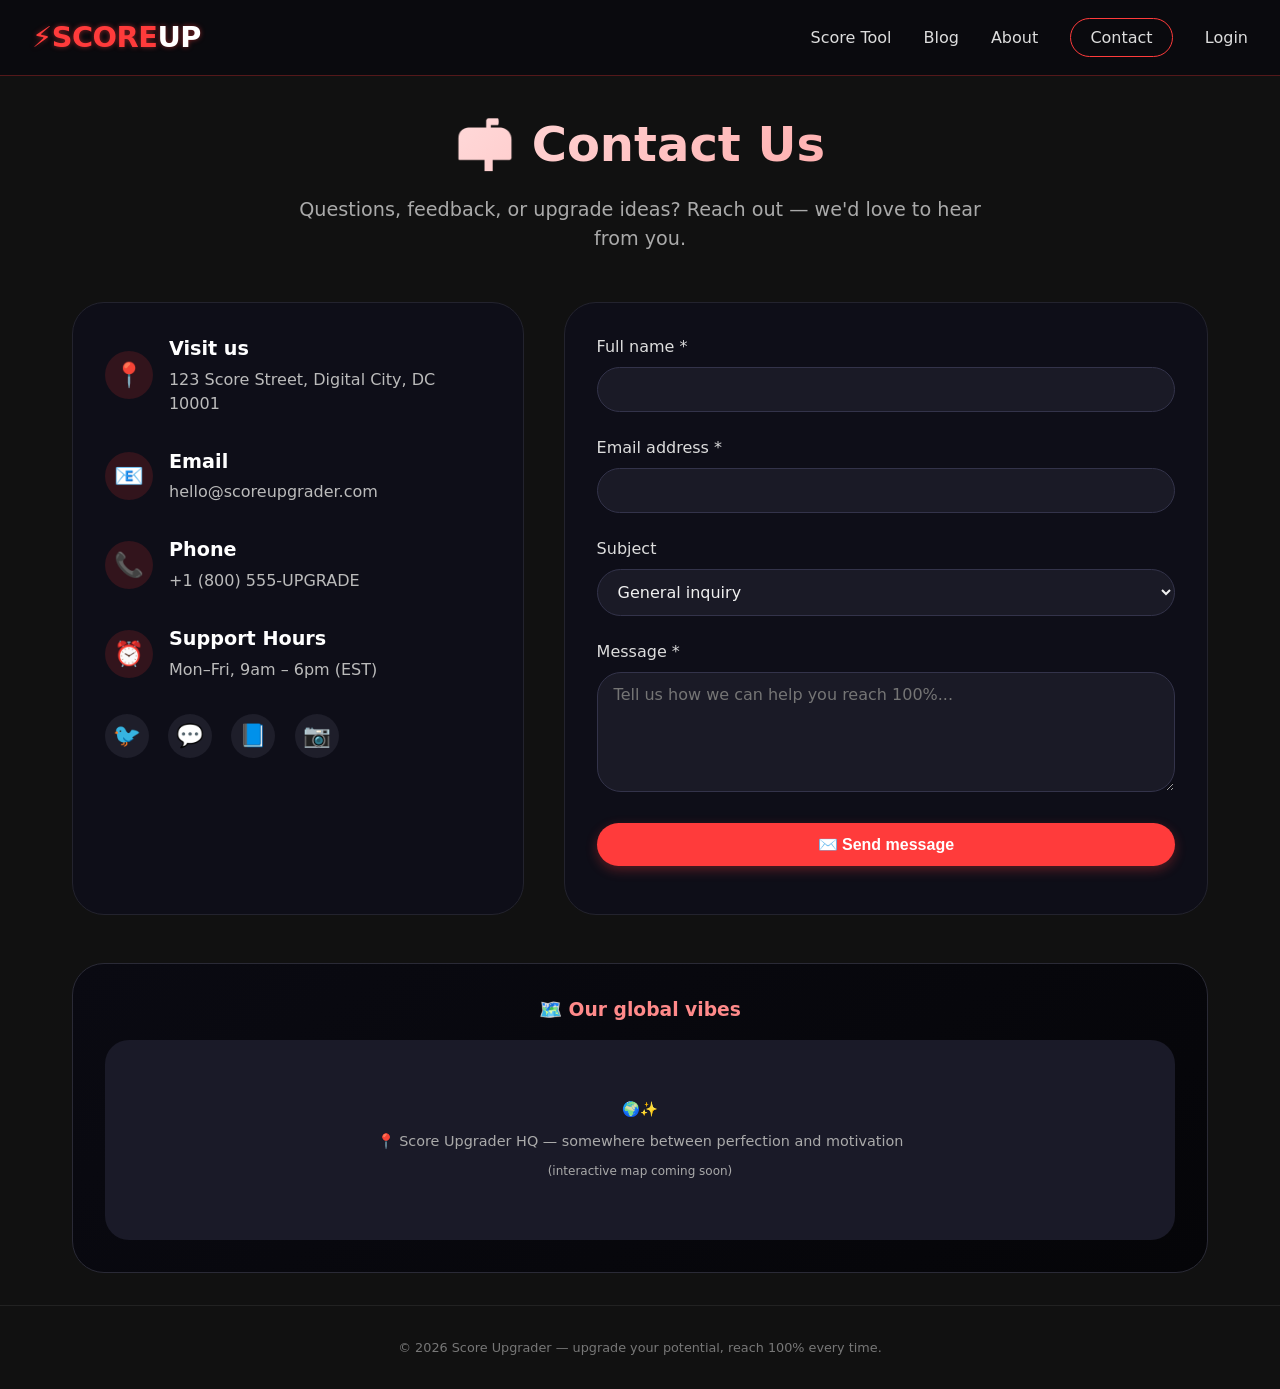
<file: contact.html>
<!DOCTYPE html>
<html lang="en">
<head>
  <meta charset="UTF-8">
  <meta name="viewport" content="width=device-width, initial-scale=1.0, viewport-fit=cover">
  <title>Contact | Score Upgrader</title>
  <style>
    * {
      margin: 0;
      padding: 0;
      box-sizing: border-box;
    }

    body {
      background: #111;
      color: #f5f5f5;
      font-family: 'Inter', system-ui, -apple-system, 'Segoe UI', Arial, sans-serif;
      line-height: 1.5;
    }

    ::-webkit-scrollbar {
      width: 8px;
    }
    ::-webkit-scrollbar-track {
      background: #1a1a1a;
    }
    ::-webkit-scrollbar-thumb {
      background: #ff3b3b;
      border-radius: 10px;
    }

    /* navigation (consistent with other pages) */
    .navbar {
      background: rgba(10, 10, 15, 0.85);
      backdrop-filter: blur(12px);
      border-bottom: 1px solid rgba(255, 59, 59, 0.3);
      padding: 1rem 2rem;
      position: sticky;
      top: 0;
      z-index: 100;
    }

    .nav-container {
      max-width: 1300px;
      margin: 0 auto;
      display: flex;
      justify-content: space-between;
      align-items: center;
      flex-wrap: wrap;
      gap: 1rem;
    }

    .logo a {
      font-size: 1.8rem;
      font-weight: 800;
      color: #ff3b3b;
      text-decoration: none;
      letter-spacing: -0.5px;
      text-shadow: 0 0 5px rgba(255,59,59,0.5);
    }

    .nav-links {
      display: flex;
      gap: 2rem;
      align-items: center;
      flex-wrap: wrap;
    }

    .nav-links a {
      color: #ddd;
      text-decoration: none;
      font-weight: 500;
      transition: 0.2s;
      font-size: 1rem;
    }

    .nav-links a:hover {
      color: #ff3b3b;
    }

    .btn-outline {
      border: 1px solid #ff3b3b;
      padding: 0.4rem 1.2rem;
      border-radius: 40px;
      background: transparent;
    }

    .btn-outline:hover {
      background: #ff3b3b20;
      border-color: #ff6b6b;
    }

    /* main container */
    .container {
      max-width: 1200px;
      margin: 2rem auto;
      padding: 0 2rem;
    }

    .hero {
      text-align: center;
      margin-bottom: 3rem;
    }

    .hero h1 {
      font-size: 3rem;
      background: linear-gradient(135deg, #fff, #ff8a8a);
      background-clip: text;
      -webkit-background-clip: text;
      color: transparent;
      margin-bottom: 1rem;
    }

    .hero p {
      color: #aaa;
      max-width: 700px;
      margin: 0 auto;
      font-size: 1.2rem;
    }

    /* two column layout */
    .contact-wrapper {
      display: flex;
      flex-wrap: wrap;
      gap: 2.5rem;
      margin-bottom: 3rem;
    }

    .contact-info {
      flex: 1;
      background: #0e0e18;
      border-radius: 32px;
      padding: 2rem;
      border: 1px solid #23232e;
    }

    .contact-form {
      flex: 1.5;
      background: #0e0e18;
      border-radius: 32px;
      padding: 2rem;
      border: 1px solid #23232e;
    }

    .info-item {
      display: flex;
      align-items: center;
      gap: 1rem;
      margin-bottom: 2rem;
    }

    .info-icon {
      width: 48px;
      height: 48px;
      background: rgba(255, 59, 59, 0.15);
      border-radius: 60px;
      display: flex;
      align-items: center;
      justify-content: center;
      font-size: 1.5rem;
      color: #ff3b3b;
    }

    .info-text h3 {
      font-size: 1.2rem;
      margin-bottom: 0.25rem;
      color: #fff;
    }

    .info-text p, .info-text a {
      color: #bbb;
      text-decoration: none;
      transition: 0.2s;
    }

    .info-text a:hover {
      color: #ff3b3b;
    }

    .social-links {
      margin-top: 2rem;
      display: flex;
      gap: 1.2rem;
    }

    .social-icon {
      background: #1e1e2a;
      width: 44px;
      height: 44px;
      border-radius: 50%;
      display: flex;
      align-items: center;
      justify-content: center;
      font-size: 1.4rem;
      transition: 0.2s;
      text-decoration: none;
      color: #ddd;
    }

    .social-icon:hover {
      background: #ff3b3b;
      color: white;
      transform: translateY(-3px);
    }

    /* form styling */
    .form-group {
      margin-bottom: 1.5rem;
    }

    label {
      display: block;
      margin-bottom: 8px;
      font-weight: 500;
      color: #ddd;
    }

    input, textarea, select {
      width: 100%;
      padding: 12px 16px;
      background: #1a1a26;
      border: 1px solid #33334a;
      border-radius: 24px;
      font-size: 1rem;
      color: #f0f0f0;
      transition: all 0.2s;
      outline: none;
      font-family: inherit;
    }

    input:focus, textarea:focus, select:focus {
      border-color: #ff3b3b;
      box-shadow: 0 0 0 3px rgba(255,59,59,0.2);
      background: #222230;
    }

    textarea {
      resize: vertical;
      min-height: 120px;
    }

    button {
      background: #ff3b3b;
      color: white;
      border: none;
      padding: 12px 28px;
      border-radius: 60px;
      font-size: 1rem;
      font-weight: bold;
      cursor: pointer;
      transition: 0.2s;
      width: 100%;
      box-shadow: 0 4px 12px rgba(255,59,59,0.3);
    }

    button:hover {
      background: #e60000;
      transform: translateY(-2px);
    }

    /* map placeholder */
    .map-placeholder {
      background: linear-gradient(145deg, #0a0a12, #050508);
      border-radius: 32px;
      padding: 2rem;
      text-align: center;
      margin: 1rem 0 2rem;
      border: 1px solid #2a2a36;
    }

    .map-placeholder h3 {
      color: #ff8a8a;
      margin-bottom: 1rem;
    }

    .fake-map {
      background: #1a1a28;
      border-radius: 24px;
      height: 200px;
      display: flex;
      align-items: center;
      justify-content: center;
      color: #aaa;
      font-size: 0.9rem;
      flex-direction: column;
      gap: 10px;
    }

    footer {
      text-align: center;
      padding: 2rem;
      border-top: 1px solid #222;
      color: #777;
      font-size: 0.8rem;
      margin-top: 2rem;
    }

    @media (max-width: 720px) {
      .container {
        padding: 0 1.2rem;
      }
      .hero h1 {
        font-size: 2rem;
      }
      .nav-container {
        flex-direction: column;
      }
      .contact-wrapper {
        flex-direction: column;
      }
    }
  </style>
</head>
<body>
  <nav class="navbar">
    <div class="nav-container">
      <div class="logo">
        <a href="index.html">⚡SCORE<span style="color:white;">UP</span></a>
      </div>
      <div class="nav-links">
        <a href="index.html">Score Tool</a>
        <a href="blog.html">Blog</a>
        <a href="about.html">About</a>
        <a href="contact.html" class="btn-outline">Contact</a>
        <a href="login.html">Login</a>
      </div>
    </div>
  </nav>

  <div class="container">
    <div class="hero">
      <h1>📬 Contact Us</h1>
      <p>Questions, feedback, or upgrade ideas? Reach out — we'd love to hear from you.</p>
    </div>

    <div class="contact-wrapper">
      <!-- left side: contact info -->
      <div class="contact-info">
        <div class="info-item">
          <div class="info-icon">📍</div>
          <div class="info-text">
            <h3>Visit us</h3>
            <p>123 Score Street, Digital City, DC 10001</p>
          </div>
        </div>
        <div class="info-item">
          <div class="info-icon">📧</div>
          <div class="info-text">
            <h3>Email</h3>
            <a href="mailto:hello@scoreupgrader.com">hello@scoreupgrader.com</a>
          </div>
        </div>
        <div class="info-item">
          <div class="info-icon">📞</div>
          <div class="info-text">
            <h3>Phone</h3>
            <p>+1 (800) 555-UPGRADE</p>
          </div>
        </div>
        <div class="info-item">
          <div class="info-icon">⏰</div>
          <div class="info-text">
            <h3>Support Hours</h3>
            <p>Mon–Fri, 9am – 6pm (EST)</p>
          </div>
        </div>
        <div class="social-links">
          <a href="#" class="social-icon">🐦</a>
          <a href="#" class="social-icon">💬</a>
          <a href="#" class="social-icon">📘</a>
          <a href="#" class="social-icon">📷</a>
        </div>
      </div>

      <!-- right side: contact form -->
      <div class="contact-form">
        <form id="contactForm">
          <div class="form-group">
            <label for="name">Full name *</label>
            <input type="text" id="name" name="name" required>
          </div>
          <div class="form-group">
            <label for="email">Email address *</label>
            <input type="email" id="email" name="email" required>
          </div>
          <div class="form-group">
            <label for="subject">Subject</label>
            <select id="subject" name="subject">
              <option value="general">General inquiry</option>
              <option value="support">Technical support</option>
              <option value="feedback">Feedback / Ideas</option>
              <option value="upgrade">Upgrade celebration 🎉</option>
            </select>
          </div>
          <div class="form-group">
            <label for="message">Message *</label>
            <textarea id="message" name="message" required placeholder="Tell us how we can help you reach 100%..."></textarea>
          </div>
          <button type="submit">✉️ Send message</button>
        </form>
        <div id="formStatus" style="margin-top: 1rem; font-size:0.85rem; text-align:center;"></div>
      </div>
    </div>

    <!-- map placeholder -->
    <div class="map-placeholder">
      <h3>🗺️ Our global vibes</h3>
      <div class="fake-map">
        <span>🌍✨</span>
        <span>📍 Score Upgrader HQ — somewhere between perfection and motivation</span>
        <span style="font-size: 0.75rem;">(interactive map coming soon)</span>
      </div>
    </div>
  </div>

  <footer>
    <p>© 2026 Score Upgrader — upgrade your potential, reach 100% every time.</p>
  </footer>

  <script>
    // basic form handling with feedback (demo)
    const form = document.getElementById('contactForm');
    const statusDiv = document.getElementById('formStatus');

    form.addEventListener('submit', async (e) => {
      e.preventDefault();
      
      const name = document.getElementById('name').value.trim();
      const email = document.getElementById('email').value.trim();
      const message = document.getElementById('message').value.trim();
      
      if (!name || !email || !message) {
        statusDiv.innerHTML = '<span style="color:#ff8a8a;">❌ Please fill all required fields.</span>';
        return;
      }
      
      // simulate sending
      statusDiv.innerHTML = '<span style="color:#aaa;">⏳ Sending message...</span>';
      
      // fake delay
      setTimeout(() => {
        statusDiv.innerHTML = '<span style="color:#0f0;">✅ Message sent! We\'ll upgrade your query within 24h.</span>';
        form.reset();
        // clear status after 5 seconds
        setTimeout(() => {
          statusDiv.innerHTML = '';
        }, 5000);
      }, 800);
    });
  </script>
</body>
</html>
</file>
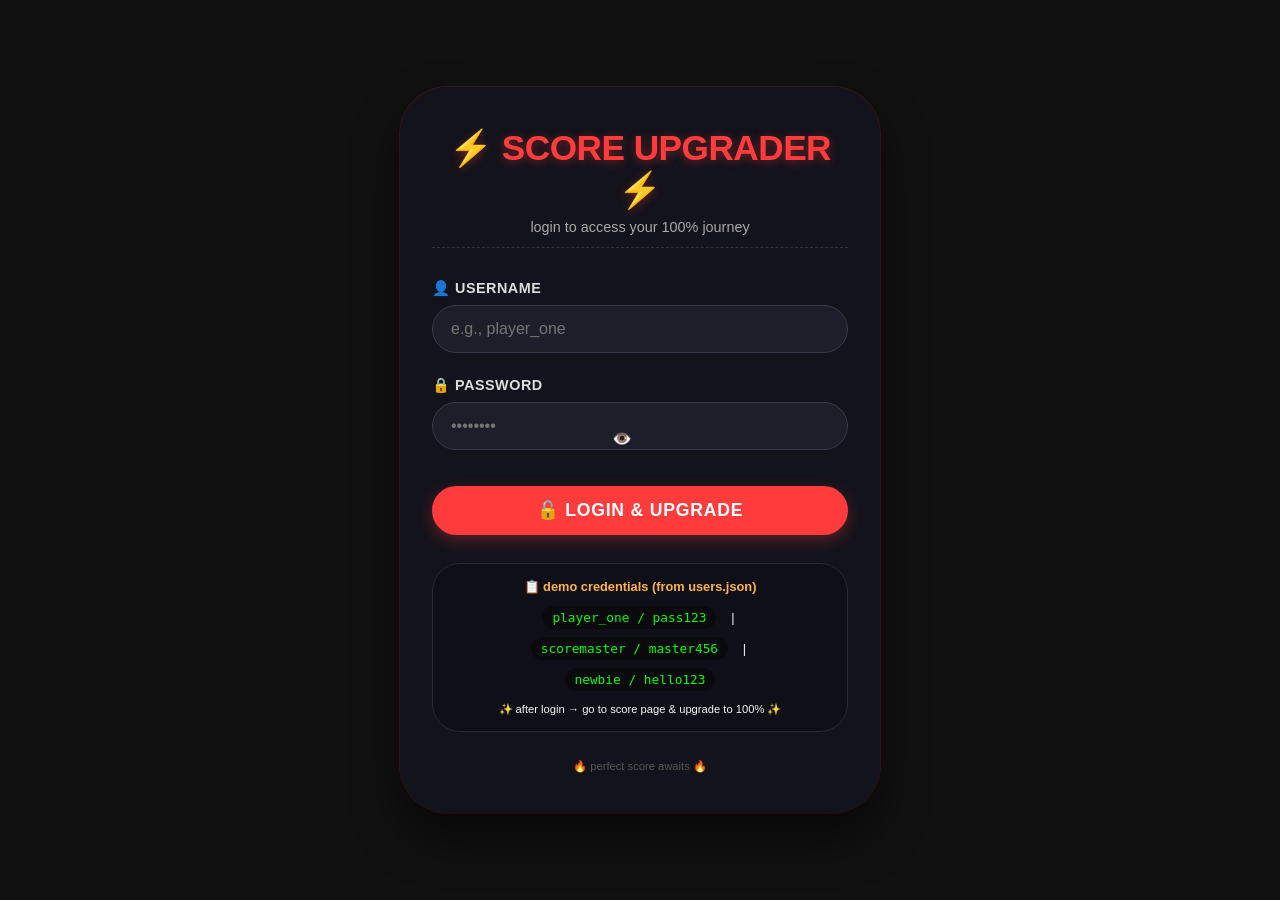
<file: login.html>
<!DOCTYPE html>
<html lang="en">
<head>
  <meta charset="UTF-8">
  <meta name="viewport" content="width=device-width, initial-scale=1.0, user-scalable=yes">
  <title>Login | Score Upgrader</title>
  <style>
    * {
      margin: 0;
      padding: 0;
      box-sizing: border-box;
    }

    body {
      background: #111;
      color: #f5f5f5;
      font-family: 'Arial', sans-serif;
      min-height: 100vh;
      display: flex;
      justify-content: center;
      align-items: center;
      padding: 20px;
    }

    .login-container {
      max-width: 480px;
      width: 100%;
      background: rgba(20, 20, 30, 0.85);
      backdrop-filter: blur(8px);
      border-radius: 48px;
      padding: 40px 32px;
      box-shadow: 0 25px 45px rgba(0,0,0,0.5), 0 0 0 1px rgba(255,59,59,0.2);
      transition: transform 0.2s;
    }

    h1 {
      font-size: 2.2rem;
      color: #ff3b3b;
      text-align: center;
      letter-spacing: -0.5px;
      margin-bottom: 8px;
      text-shadow: 0 2px 10px rgba(255,59,59,0.4);
    }

    .sub {
      text-align: center;
      color: #aaa;
      margin-bottom: 32px;
      font-size: 0.9rem;
      border-bottom: 1px dashed #333;
      padding-bottom: 12px;
    }

    .input-group {
      margin-bottom: 24px;
    }

    label {
      display: block;
      margin-bottom: 8px;
      font-weight: 600;
      color: #ddd;
      font-size: 0.9rem;
      letter-spacing: 0.5px;
    }

    input {
      width: 100%;
      padding: 14px 18px;
      background: #1e1e2a;
      border: 1px solid #3a3a4a;
      border-radius: 40px;
      font-size: 1rem;
      color: #f0f0f0;
      transition: all 0.2s;
      outline: none;
      font-family: inherit;
    }

    input:focus {
      border-color: #ff3b3b;
      box-shadow: 0 0 0 3px rgba(255,59,59,0.2);
      background: #252535;
    }

    .password-wrapper {
      position: relative;
    }

    .toggle-pw {
      position: absolute;
      right: 18px;
      top: 50%;
      transform: translateY(-50%);
      background: none;
      border: none;
      color: #aaa;
      cursor: pointer;
      font-size: 1rem;
      padding: 0;
      box-shadow: none;
      font-weight: normal;
    }

    .toggle-pw:hover {
      color: #ff3b3b;
      background: none;
      transform: translateY(-50%) scale(1.05);
    }

    button {
      width: 100%;
      padding: 14px;
      background: #ff3b3b;
      border: none;
      border-radius: 60px;
      font-size: 1.1rem;
      font-weight: bold;
      color: white;
      cursor: pointer;
      transition: all 0.2s;
      margin-top: 12px;
      box-shadow: 0 5px 15px rgba(255,59,59,0.3);
      letter-spacing: 0.8px;
    }

    button:hover {
      background: #e60000;
      transform: translateY(-2px);
      box-shadow: 0 12px 22px rgba(230,0,0,0.4);
    }

    button:active {
      transform: translateY(1px);
    }

    .error-message {
      background: rgba(255,50,50,0.15);
      border-left: 4px solid #ff3b3b;
      padding: 12px 16px;
      border-radius: 20px;
      margin-top: 20px;
      font-size: 0.85rem;
      color: #ff9e9e;
      text-align: center;
      backdrop-filter: blur(4px);
    }

    .demo-cred {
      margin-top: 28px;
      background: #0f0f17;
      border-radius: 28px;
      padding: 15px 20px;
      font-size: 0.8rem;
      text-align: center;
      border: 1px solid #2a2a38;
    }

    .demo-cred p {
      margin-bottom: 8px;
      color: #ffb347;
      font-weight: 600;
    }

    .demo-cred code {
      background: #00000066;
      padding: 4px 10px;
      border-radius: 40px;
      display: inline-block;
      margin: 4px;
      font-family: monospace;
      color: #0f0;
    }

    footer {
      text-align: center;
      margin-top: 28px;
      font-size: 0.7rem;
      color: #555;
    }

    @media (max-width: 500px) {
      .login-container {
        padding: 30px 20px;
      }
      h1 {
        font-size: 1.8rem;
      }
    }
  </style>
</head>
<body>
<div class="login-container">
  <h1>⚡ SCORE UPGRADER ⚡</h1>
  <div class="sub">login to access your 100% journey</div>

  <form id="loginForm" action="#" method="post">
    <div class="input-group">
      <label>👤 USERNAME</label>
      <input type="text" id="username" placeholder="e.g., player_one" autocomplete="username" required>
    </div>
    <div class="input-group">
      <label>🔒 PASSWORD</label>
      <div class="password-wrapper">
        <input type="password" id="password" placeholder="••••••••" autocomplete="current-password" required>
        <button type="button" class="toggle-pw" id="togglePw">👁️</button>
      </div>
    </div>
    <button type="submit" id="loginBtn">🔓 LOGIN & UPGRADE</button>
  </form>

  <div id="errorMsg" class="error-message" style="display: none;"></div>

  <div class="demo-cred">
    <p>📋 demo credentials (from users.json)</p>
    <code>player_one / pass123</code>   |  
    <code>scoremaster / master456</code>   |  
    <code>newbie / hello123</code>
    <div style="margin-top: 8px; font-size:0.7rem;">✨ after login → go to score page & upgrade to 100% ✨</div>
  </div>
  <footer>🔥 perfect score awaits 🔥</footer>
</div>

<script>
  // ----- simulated users.json database (same structure as provided) -----
  const USERS_DB = {
    "users": [
      {
        "id": 1,
        "username": "player_one",
        "password": "pass123",      // plain for demo, in real scenario hash would be used
        "score": 85,
        "perfectUpgrades": 3,
        "lastAttempt": "2026-05-10"
      },
      {
        "id": 2,
        "username": "scoremaster",
        "password": "master456",
        "score": 100,
        "perfectUpgrades": 12,
        "lastAttempt": "2026-05-10"
      },
      {
        "id": 3,
        "username": "newbie",
        "password": "hello123",
        "score": 42,
        "perfectUpgrades": 0,
        "lastAttempt": "2026-05-09"
      }
    ]
  };

  // Helper: find user by username & password
  function authenticateUser(username, password) {
    const foundUser = USERS_DB.users.find(user => user.username === username && user.password === password);
    if (foundUser) {
      // return a sanitized copy (exclude password)
      const { password: _, ...safeUser } = foundUser;
      return safeUser;
    }
    return null;
  }

  // show error message
  function showError(msg) {
    const errorDiv = document.getElementById('errorMsg');
    errorDiv.textContent = msg;
    errorDiv.style.display = 'block';
    // auto hide after 4 seconds
    setTimeout(() => {
      if (errorDiv) errorDiv.style.display = 'none';
    }, 4000);
  }

  function clearError() {
    const errorDiv = document.getElementById('errorMsg');
    errorDiv.style.display = 'none';
    errorDiv.textContent = '';
  }

  // Redirect to main score tool (index.html / the score upgrade page)
  // Since we previously built the score tool as a standalone HTML, we assume it's at "index.html"
  // or the main file. For the sake of this login, we redirect to "score.html" or "index.html"
  // We'll redirect to "index.html" - but also preserve user session via localStorage.
  function onLoginSuccess(user) {
    // Store user session (simple local storage)
    localStorage.setItem('scoreUpgraderUser', JSON.stringify({
      username: user.username,
      id: user.id,
      score: user.score,
      perfectUpgrades: user.perfectUpgrades,
      loggedIn: true,
      loginTime: Date.now()
    }));
    // Optional: store a simple flag
    sessionStorage.setItem('authenticated', 'true');
    // Redirect to main score page (assuming it's named index.html or recreate the previous tool)
    // The previous complete tool code was a full HTML; we can assume it's in same directory as index.html
    window.location.href = 'index.html';
  }

  // handle form submission
  const form = document.getElementById('loginForm');
  const usernameInput = document.getElementById('username');
  const passwordInput = document.getElementById('password');
  const toggleBtn = document.getElementById('togglePw');

  form.addEventListener('submit', (e) => {
    e.preventDefault();
    clearError();

    const username = usernameInput.value.trim();
    const password = passwordInput.value;

    if (!username || !password) {
      showError('❌ Please enter both username and password.');
      return;
    }

    const user = authenticateUser(username, password);
    if (user) {
      // success
      onLoginSuccess(user);
    } else {
      showError('❌ Invalid username or password. Try demo credentials from the box.');
      // Shake effect subtle
      form.style.transform = 'translateX(4px)';
      setTimeout(() => { form.style.transform = ''; }, 100);
      setTimeout(() => { form.style.transform = 'translateX(-2px)'; }, 150);
      setTimeout(() => { form.style.transform = ''; }, 250);
    }
  });

  // Toggle password visibility
  toggleBtn.addEventListener('click', () => {
    const type = passwordInput.getAttribute('type') === 'password' ? 'text' : 'password';
    passwordInput.setAttribute('type', type);
    toggleBtn.textContent = type === 'password' ? '👁️' : '🙈';
  });

  // Prefill for demo convenience? not auto-fill for security but user can click
  // Optional: detect if already logged in, redirect to score page
  (function checkExistingSession() {
    const storedUser = localStorage.getItem('scoreUpgraderUser');
    if (storedUser) {
      try {
        const userData = JSON.parse(storedUser);
        if (userData.loggedIn && (Date.now() - userData.loginTime) < 86400000) { // 1 day expiry
          // redirect to main app
          window.location.href = 'index.html';
        } else {
          // session expired, clear
          localStorage.removeItem('scoreUpgraderUser');
          sessionStorage.removeItem('authenticated');
        }
      } catch(e) { /* ignore */ }
    }
  })();

  // Add some micro interaction: placeholder animation
  const inputs = document.querySelectorAll('input');
  inputs.forEach(inp => {
    inp.addEventListener('focus', () => {
      inp.parentElement.parentElement?.classList.add('focused');
    });
    inp.addEventListener('blur', () => {
      inp.parentElement.parentElement?.classList.remove('focused');
    });
  });
</script>
</body>
</html>
</file>
